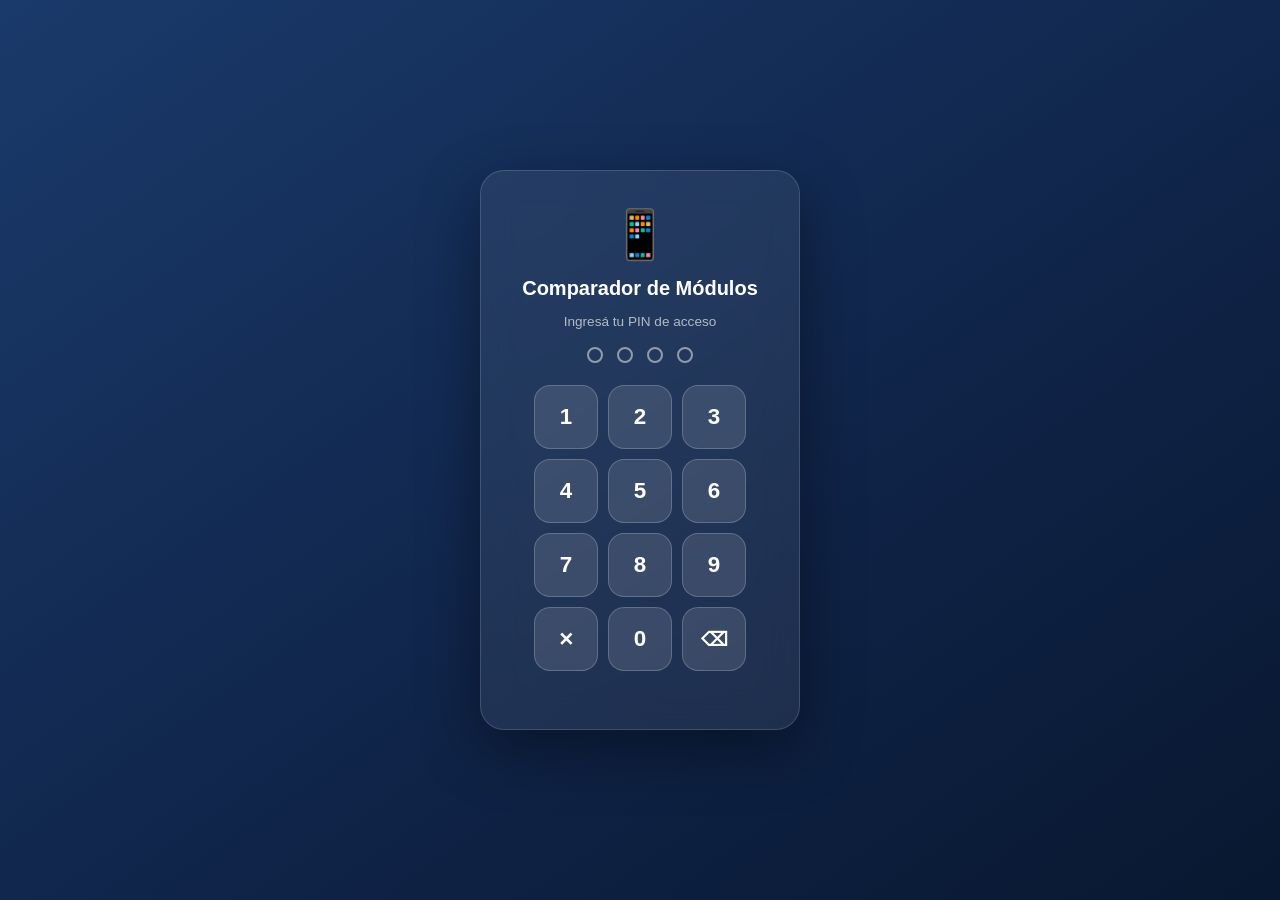
<file: index.html>
<!DOCTYPE html>
<html lang="es">
<head>
<meta charset="UTF-8">
<meta name="viewport" content="width=device-width,initial-scale=1">
<meta name="mobile-web-app-capable" content="yes">
<meta name="apple-mobile-web-app-capable" content="yes">
<meta name="apple-mobile-web-app-status-bar-style" content="black-translucent">
<meta name="apple-mobile-web-app-title" content="Módulos">
<meta name="theme-color" content="#1a3a6b">
<title>Comparador de Módulos</title>
<link rel="manifest" href="manifest.json">
<link rel="apple-touch-icon" href="icon.svg">
<link rel="stylesheet" href="style.css">
</head>
<body>

<!-- ── PANTALLA DE LOGIN ── -->
<div id="login-screen">
  <div class="login-card">
    <div class="login-icon">📱</div>
    <h2 class="login-title">Comparador de Módulos</h2>
    <p class="login-sub">Ingresá tu PIN de acceso</p>
    <div class="pin-dots" id="pin-dots">
      <span></span><span></span><span></span><span></span>
    </div>
    <div class="pin-grid">
      <button class="pin-btn" data-n="1">1</button>
      <button class="pin-btn" data-n="2">2</button>
      <button class="pin-btn" data-n="3">3</button>
      <button class="pin-btn" data-n="4">4</button>
      <button class="pin-btn" data-n="5">5</button>
      <button class="pin-btn" data-n="6">6</button>
      <button class="pin-btn" data-n="7">7</button>
      <button class="pin-btn" data-n="8">8</button>
      <button class="pin-btn" data-n="9">9</button>
      <button class="pin-btn pin-clear" id="pin-clear">✕</button>
      <button class="pin-btn" data-n="0">0</button>
      <button class="pin-btn pin-back" id="pin-back">⌫</button>
    </div>
    <p class="pin-error" id="pin-error"></p>
  </div>
</div>

<!-- ── APP PRINCIPAL ── -->
<div id="app" class="app-hidden">

  <div id="install-banner">
    <span>📲 Instalá esta app en tu pantalla de inicio</span>
    <button id="install-btn">Instalar</button>
  </div>
  <div id="ios-tip">
    <span>📲 Para instalar: tocá <strong>Compartir</strong> ↑ luego <strong>"Agregar a inicio"</strong></span>
    <span class="close" onclick="this.parentElement.classList.remove('show')">✕</span>
  </div>

  <header>
    <div class="hdr-top">
      <h1>📱 Comparador de Módulos</h1>
      <button class="admin-btn" id="admin-btn" title="Actualizar precios">⚙️</button>
    </div>
    <div class="search-wrap">
      <span class="search-icon">🔍</span>
      <input id="search" type="search" placeholder="Buscar marca, modelo, calidad..."
        autocomplete="off" autocorrect="off" autocapitalize="off" spellcheck="false">
    </div>
    <div class="filters">
      <select class="pill" id="f-marca"><option value="">Todas las marcas</option></select>
      <select class="pill" id="f-fuente">
        <option value="">Todas las fuentes</option>
        <option value="0">Fabritech</option>
        <option value="1">Mayorista</option>
        <option value="2">Boston</option>
        <option value="3">Distribuidor</option>
        <option value="4">Saracell</option>
      </select>
      <select class="pill" id="f-best">
        <option value="">Cualquier precio</option>
        <option value="0">Más barato: Fabritech</option>
        <option value="1">Más barato: Mayorista</option>
        <option value="2">Más barato: Boston</option>
        <option value="3">Más barato: Distribuidor</option>
        <option value="4">Más barato: Saracell</option>
      </select>
    </div>
  </header>

  <div class="count-bar">
    <span id="count">Cargando…</span>
    <div class="legend">
      <span class="dot d-fab">Fabritech</span>
      <span class="dot d-may">Mayorista</span>
      <span class="dot d-bos">Boston</span>
      <span class="dot d-dis">Distribuidor</span>
      <span class="dot d-sar">Saracell</span>
      <span class="dot d-grn">= más barato</span>
    </div>
  </div>

  <div class="tbl-wrap">
    <table id="tbl">
      <thead><tr>
        <th class="th0" style="min-width:75px">MARCA</th>
        <th class="th0" style="min-width:110px">MODELO</th>
        <th class="th0" style="min-width:160px">VARIANTE / CALIDAD</th>
        <th class="th1">$ Fabritech</th>
        <th class="th2">$ Mayorista</th>
        <th class="th3">$ Boston</th>
        <th class="th4">$ Distribuidor</th>
        <th class="th5">$ Saracell</th>
        <th class="th6">Mejor precio</th>
      </tr></thead>
      <tbody id="tbody"></tbody>
    </table>
    <div class="empty" id="empty" style="display:none">
      <span class="ico">🔎</span>
      <p>Sin resultados para esta búsqueda</p>
    </div>
    <!-- Paginación -->
    <div id="pager" class="pager" style="display:none">
      <button class="pg-btn" id="pg-prev" onclick="changePage(-1)">◀ Anterior</button>
      <span id="pg-info" class="pg-info"></span>
      <button class="pg-btn" id="pg-next" onclick="changePage(1)">Siguiente ▶</button>
    </div>
  </div>

</div><!-- /app -->

<!-- ── MODAL ADMIN ── -->
<div id="admin-modal" class="modal-overlay hidden">
  <div class="modal-card">
    <div class="modal-header">
      <h3>⚙️ Actualizar Precios</h3>
      <button class="modal-close" id="modal-close">✕</button>
    </div>
    <div class="modal-body">
      <p class="modal-desc">Subí un Excel o CSV con los nuevos precios y se actualizan automáticamente.</p>

      <div class="upload-zone" id="upload-zone">
        <input type="file" id="file-input" accept=".xlsx,.xls,.csv" hidden>
        <div class="upload-icon">📂</div>
        <p class="upload-text">Arrastrá tu archivo acá<br><small>o tocá para seleccionar</small></p>
        <p class="upload-formats">Excel (.xlsx · .xls) &nbsp;·&nbsp; CSV</p>
      </div>

      <div class="upload-preview hidden" id="upload-preview">
        <div id="preview-info"></div>
        <div class="preview-actions">
          <button class="btn-secondary" id="preview-cancel">Cancelar</button>
          <button class="btn-primary" id="preview-apply">✅ Aplicar cambios</button>
        </div>
      </div>

      <div class="modal-footer">
        <button class="btn-outline" id="btn-export">💾 Exportar data.json</button>
        <button class="btn-outline" id="btn-template">📋 Descargar plantilla</button>
      </div>
    </div>
  </div>
</div>

<!-- ── MODAL DETALLE DE PRECIOS ── -->
<div id="detail-modal" class="modal-overlay hidden">
  <div class="modal-card detail-card">
    <div class="modal-header">
      <div class="detail-title-wrap">
        <span class="detail-marca" id="d-marca"></span>
        <span class="detail-modelo" id="d-modelo"></span>
        <span class="detail-variante" id="d-variante"></span>
      </div>
      <button class="modal-close" id="detail-close">✕</button>
    </div>
    <div class="detail-body" id="detail-body"></div>
  </div>
</div>

<!-- ── TOAST ── -->
<div id="toast" class="toast"></div>

<script src="https://cdn.sheetjs.com/xlsx-0.20.3/package/dist/xlsx.full.min.js"></script>
<script src="app.js"></script>
</body>
</html>
</file>
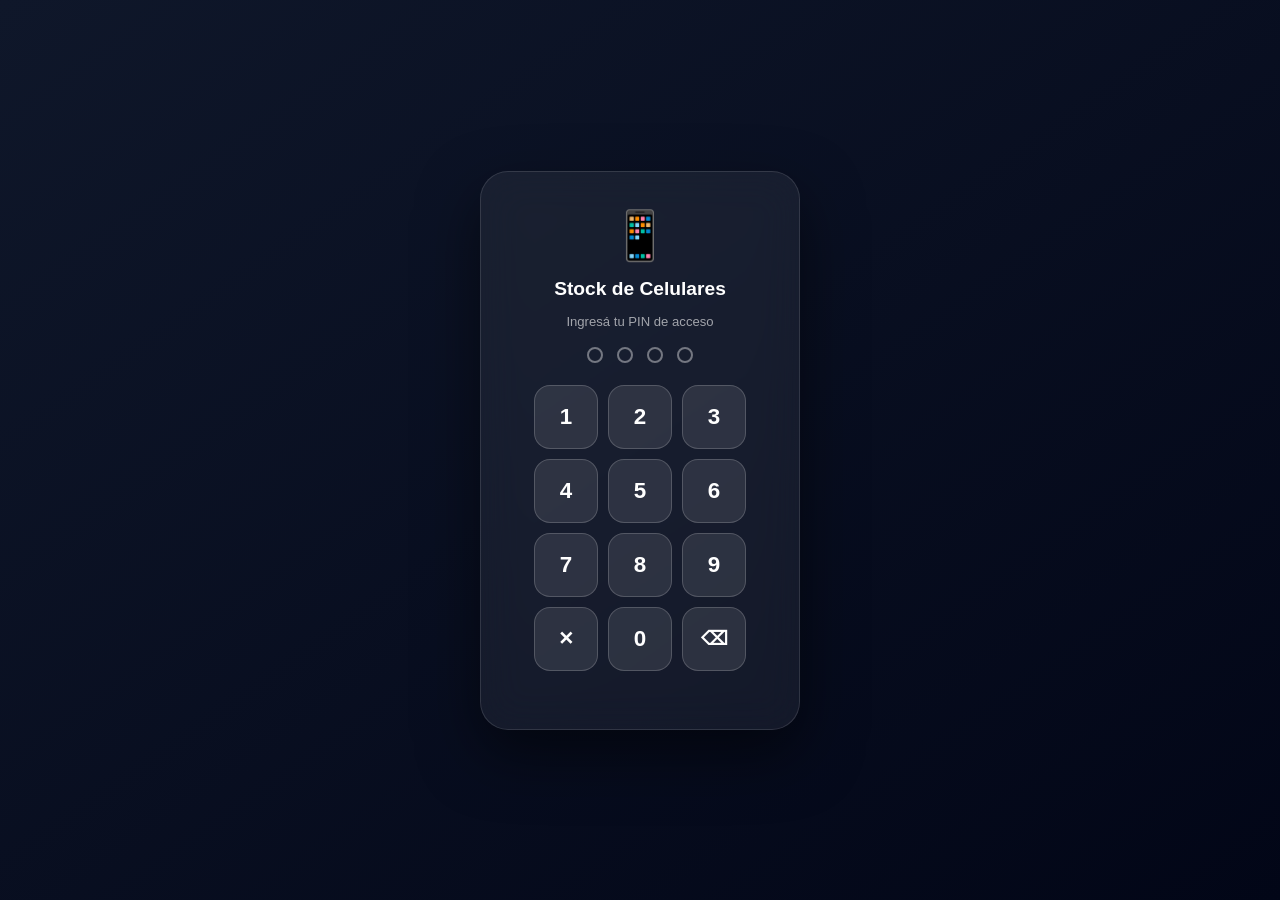
<file: celulares/index.html>
<!DOCTYPE html>
<html lang="es">
<head>
<meta charset="UTF-8">
<meta name="viewport" content="width=device-width,initial-scale=1,maximum-scale=1">
<meta name="mobile-web-app-capable" content="yes">
<meta name="apple-mobile-web-app-capable" content="yes">
<meta name="apple-mobile-web-app-status-bar-style" content="black-translucent">
<meta name="apple-mobile-web-app-title" content="Stock Cel">
<meta name="theme-color" content="#0f172a">
<title>Stock de Celulares</title>
<link rel="manifest" href="manifest.json">
<link rel="stylesheet" href="style.css">
</head>
<body>

<!-- ── LOGIN ── -->
<div id="login-screen">
  <div class="login-card">
    <div class="login-icon">📱</div>
    <h2 class="login-title">Stock de Celulares</h2>
    <p class="login-sub">Ingresá tu PIN de acceso</p>
    <div class="pin-dots" id="pin-dots">
      <span></span><span></span><span></span><span></span>
    </div>
    <div class="pin-grid">
      <button class="pin-btn" data-n="1">1</button>
      <button class="pin-btn" data-n="2">2</button>
      <button class="pin-btn" data-n="3">3</button>
      <button class="pin-btn" data-n="4">4</button>
      <button class="pin-btn" data-n="5">5</button>
      <button class="pin-btn" data-n="6">6</button>
      <button class="pin-btn" data-n="7">7</button>
      <button class="pin-btn" data-n="8">8</button>
      <button class="pin-btn" data-n="9">9</button>
      <button class="pin-btn pin-clear" id="pin-clear">✕</button>
      <button class="pin-btn" data-n="0">0</button>
      <button class="pin-btn pin-back" id="pin-back">⌫</button>
    </div>
    <p class="pin-error" id="pin-error"></p>
  </div>
</div>

<!-- ── APP ── -->
<div id="app" class="app-hidden">

  <!-- PWA Banner -->
  <div id="install-banner" class="install-banner">
    <span>📲 Instalá esta app en tu pantalla de inicio</span>
    <button id="install-btn">Instalar</button>
    <button class="banner-close" onclick="document.getElementById('install-banner').classList.remove('show')">✕</button>
  </div>
  <div id="ios-tip" class="install-banner">
    <span>📲 Tocá <strong>Compartir</strong> ↑ luego <strong>"Agregar a inicio"</strong></span>
    <button class="banner-close" onclick="document.getElementById('ios-tip').classList.remove('show')">✕</button>
  </div>

  <!-- Header -->
  <header>
    <div class="hdr-top">
      <h1>📱 Stock de Celulares</h1>
      <div class="hdr-actions">
        <button class="hdr-btn" id="stats-btn" title="Estadísticas y historial">📊</button>
        <button class="hdr-btn" id="export-btn" title="Exportar stock">💾</button>
        <button class="hdr-btn" id="add-btn" title="Agregar equipo">＋</button>
      </div>
    </div>
    <div class="search-wrap">
      <span class="search-icon">🔍</span>
      <input id="search" type="search" placeholder="Buscar marca, modelo, IMEI..."
        autocomplete="off" autocorrect="off" autocapitalize="off" spellcheck="false">
    </div>
    <div class="filters">
      <select class="pill" id="f-marca"><option value="">Todas las marcas</option></select>
      <select class="pill" id="f-estado">
        <option value="">Todos los estados</option>
        <option value="Nuevo">Nuevo</option>
        <option value="Usado">Usado</option>
        <option value="Reacondicionado">Reacondicionado</option>
      </select>
      <select class="pill" id="f-vendido">
        <option value="0">En stock</option>
        <option value="1">Vendidos</option>
        <option value="">Todos</option>
      </select>
    </div>
    <div class="price-filter">
      <span class="price-filter-lbl">💰 Precio:</span>
      <input id="f-min" class="price-input" type="number" placeholder="Mín" min="0" inputmode="numeric">
      <span class="price-filter-sep">—</span>
      <input id="f-max" class="price-input" type="number" placeholder="Máx" min="0" inputmode="numeric">
    </div>
  </header>

  <!-- Stats bar -->
  <div class="stats-bar">
    <div class="stat"><span class="stat-num" id="s-stock">0</span><span class="stat-lbl">En stock</span></div>
    <div class="stat"><span class="stat-num" id="s-sold">0</span><span class="stat-lbl">Vendidos</span></div>
    <div class="stat stat-val"><span class="stat-num" id="s-value">$0</span><span class="stat-lbl">Valor stock</span></div>
  </div>

  <!-- Lista -->
  <div class="list-wrap">
    <div id="list"></div>
    <div class="empty-state" id="empty" style="display:none">
      <span class="empty-ico">📦</span>
      <p class="empty-txt">No hay equipos registrados</p>
      <button class="btn-primary" onclick="openForm()">Agregar primer equipo</button>
    </div>
  </div>

</div><!-- /app -->

<!-- ── MODAL FORMULARIO ── -->
<div id="form-modal" class="modal-overlay hidden">
  <div class="modal-card form-card">
    <div class="modal-header">
      <h3 id="form-title">📱 Agregar Equipo</h3>
      <button class="modal-close" id="form-close">✕</button>
    </div>
    <div class="modal-body">
      <div class="form-grid">

        <div class="fg">
          <label class="fl">Marca *</label>
          <input id="fi-marca" class="fi" type="text"
            placeholder="Samsung, Apple…" list="dl-marca" autocomplete="off">
          <datalist id="dl-marca">
            <option value="Samsung"><option value="Apple"><option value="Motorola">
            <option value="Xiaomi"><option value="LG"><option value="Huawei">
            <option value="Nokia"><option value="TCL"><option value="OPPO">
            <option value="Realme"><option value="OnePlus"><option value="Honor">
            <option value="ZTE"><option value="Sony"><option value="Google">
          </datalist>
        </div>

        <div class="fg">
          <label class="fl">Modelo *</label>
          <input id="fi-modelo" class="fi" type="text"
            placeholder="Galaxy A54, iPhone 14…" autocomplete="off">
        </div>

        <div class="fg">
          <label class="fl">Estado *</label>
          <select id="fi-estado" class="fs">
            <option value="">Seleccionar…</option>
            <option value="Nuevo">Nuevo</option>
            <option value="Usado">Usado</option>
            <option value="Reacondicionado">Reacondicionado</option>
          </select>
        </div>

        <div class="fg">
          <label class="fl">Precio ($) *</label>
          <input id="fi-precio" class="fi" type="number"
            placeholder="85000" min="0" inputmode="numeric">
        </div>

        <div class="fg">
          <label class="fl">Almacenamiento</label>
          <select id="fi-storage" class="fs">
            <option value="">—</option>
            <option value="16GB">16 GB</option>
            <option value="32GB">32 GB</option>
            <option value="64GB">64 GB</option>
            <option value="128GB">128 GB</option>
            <option value="256GB">256 GB</option>
            <option value="512GB">512 GB</option>
            <option value="1TB">1 TB</option>
          </select>
        </div>

        <div class="fg">
          <label class="fl">RAM</label>
          <select id="fi-ram" class="fs">
            <option value="">—</option>
            <option value="1GB">1 GB</option>
            <option value="2GB">2 GB</option>
            <option value="3GB">3 GB</option>
            <option value="4GB">4 GB</option>
            <option value="6GB">6 GB</option>
            <option value="8GB">8 GB</option>
            <option value="12GB">12 GB</option>
            <option value="16GB">16 GB</option>
          </select>
        </div>

        <div class="fg fg--full">
          <label class="fl">IMEI</label>
          <input id="fi-imei" class="fi" type="text"
            placeholder="123456789012345" maxlength="15" inputmode="numeric">
        </div>

        <div class="fg fg--full">
          <label class="fl">Notas</label>
          <textarea id="fi-notas" class="fi fi-area"
            placeholder="Accesorios, detalles, color…" rows="2"></textarea>
        </div>

      </div>

      <div class="form-actions">
        <button class="btn-secondary" id="form-cancel">Cancelar</button>
        <button class="btn-primary" id="form-save">💾 Guardar</button>
      </div>
    </div>
  </div>
</div>

<!-- ── MODAL DETALLE ── -->
<div id="detail-modal" class="modal-overlay hidden">
  <div class="modal-card detail-card">
    <div class="modal-header">
      <div>
        <span class="det-marca" id="det-marca"></span>
        <span class="det-modelo" id="det-modelo"></span>
      </div>
      <button class="modal-close" id="detail-close">✕</button>
    </div>
    <div class="det-body" id="det-body"></div>
    <div class="det-actions" id="det-actions"></div>
  </div>
</div>

<!-- ── MODAL ESTADÍSTICAS ── -->
<div id="stats-modal" class="modal-overlay hidden">
  <div class="modal-card stats-card">
    <div class="modal-header">
      <h3>📊 Estadísticas</h3>
      <button class="modal-close" id="stats-close">✕</button>
    </div>
    <div class="modal-body" id="stats-body"></div>
  </div>
</div>

<!-- ── MODAL EXPORT ── -->
<div id="export-modal" class="modal-overlay hidden">
  <div class="modal-card export-card">
    <div class="modal-header">
      <h3>💾 Exportar Stock</h3>
      <button class="modal-close" id="export-close">✕</button>
    </div>
    <div class="modal-body">
      <p class="export-desc">Descargá una copia de tu stock para respaldo o para abrir en Excel.</p>
      <div class="export-options">
        <button class="export-opt" id="export-csv">
          <span class="export-opt-ico">📊</span>
          <div>
            <div class="export-opt-title">Exportar como CSV</div>
            <div class="export-opt-sub">Compatible con Excel y Google Sheets</div>
          </div>
        </button>
        <button class="export-opt" id="export-json">
          <span class="export-opt-ico">🗃️</span>
          <div>
            <div class="export-opt-title">Exportar como JSON</div>
            <div class="export-opt-sub">Backup completo para restaurar</div>
          </div>
        </button>
        <button class="export-opt" id="import-json-btn">
          <span class="export-opt-ico">📥</span>
          <div>
            <div class="export-opt-title">Restaurar desde backup</div>
            <div class="export-opt-sub">Importar un JSON guardado anteriormente</div>
          </div>
        </button>
        <input type="file" id="import-file" accept=".json" hidden>
      </div>
    </div>
  </div>
</div>

<!-- Toast -->
<div id="toast" class="toast"></div>

<script src="app.js"></script>
</body>
</html>
</file>
<file: style.css>
:root {
  --hdr:    #1a3a6b;
  --hdr2:   #0f2347;
  --fab:    #2E75B6; --fab-bg: #D6E4F0;
  --may:    #375623; --may-bg: #E2EFDA;
  --bos:    #7F6000; --bos-bg: #FFF2CC;
  --dis:    #843C0C; --dis-bg: #FCE4D6;
  --sar:    #6B2D8B; --sar-bg: #EAD1F5;
  --grn:    #00B050; --grn2: #007A38;
  --mod-bg: #EDF2FF;
  --zebra:  #F8FAFF;
  --border: #E5E7EB;
  --shadow: 0 2px 12px rgba(0,0,0,.10);
  --radius: 12px;
}

* { box-sizing: border-box; margin: 0; padding: 0; -webkit-tap-highlight-color: transparent; }
html, body { height: 100%; overflow: hidden; }
body {
  font-family: -apple-system, BlinkMacSystemFont, "Segoe UI", Arial, sans-serif;
  background: #eef1f7;
  color: #1a1a1a;
  display: flex;
  flex-direction: column;
}

/* ── LOGIN SCREEN ── */
#login-screen {
  display: none;
  position: fixed; inset: 0; z-index: 999;
  background: linear-gradient(145deg, #1a3a6b 0%, #0f2347 60%, #091830 100%);
  align-items: center;
  justify-content: center;
  transition: opacity .4s;
}
#login-screen.success { opacity: 0; pointer-events: none; }
#login-screen.shake  { animation: shake .5s ease; }

@keyframes shake {
  0%,100% { transform: translateX(0); }
  20%      { transform: translateX(-10px); }
  40%      { transform: translateX(10px); }
  60%      { transform: translateX(-8px); }
  80%      { transform: translateX(8px); }
}

.login-card {
  background: rgba(255,255,255,.07);
  backdrop-filter: blur(18px);
  border: 1px solid rgba(255,255,255,.15);
  border-radius: 24px;
  padding: 36px 32px 28px;
  display: flex;
  flex-direction: column;
  align-items: center;
  gap: 14px;
  width: 320px;
  max-width: 90vw;
  box-shadow: 0 20px 60px rgba(0,0,0,.4);
}
.login-icon { font-size: 3rem; }
.login-title { color: #fff; font-size: 1.25rem; font-weight: 700; text-align: center; }
.login-sub   { color: rgba(255,255,255,.65); font-size: .85rem; }

/* Dots */
.pin-dots { display: flex; gap: 14px; margin: 4px 0; }
.pin-dots span {
  width: 16px; height: 16px;
  border-radius: 50%;
  border: 2px solid rgba(255,255,255,.5);
  background: transparent;
  transition: background .15s, border-color .15s, transform .15s;
}
.pin-dots span.filled {
  background: #fff;
  border-color: #fff;
  transform: scale(1.15);
}

/* PIN grid */
.pin-grid {
  display: grid;
  grid-template-columns: repeat(3, 64px);
  gap: 10px;
  margin-top: 4px;
}
.pin-btn {
  height: 64px;
  background: rgba(255,255,255,.12);
  border: 1px solid rgba(255,255,255,.2);
  border-radius: 16px;
  color: #fff;
  font-size: 1.4rem;
  font-weight: 600;
  cursor: pointer;
  transition: background .12s, transform .1s;
  user-select: none;
}
.pin-btn:active { background: rgba(255,255,255,.3); transform: scale(.94); }
.pin-back, .pin-clear { font-size: 1.2rem; }

.pin-error {
  color: #ff7a7a;
  font-size: .8rem;
  min-height: 1rem;
  text-align: center;
}

/* App hidden */
.app-hidden { display: none !important; }
#app {
  display: flex;
  flex-direction: column;
  height: 100%;
  overflow: hidden;
}

/* ── INSTALL BANNERS ── */
#install-banner {
  display: none;
  background: var(--grn);
  color: #fff;
  padding: 10px 14px;
  font-size: .82rem;
  align-items: center;
  gap: 10px;
  flex-shrink: 0;
}
#install-banner.show { display: flex; }
#install-banner button {
  margin-left: auto;
  background: #fff;
  color: var(--grn2);
  border: none;
  border-radius: 8px;
  padding: 5px 14px;
  font-weight: 700;
  font-size: .8rem;
  cursor: pointer;
}
#ios-tip {
  display: none;
  background: #FFF3CD;
  color: #856404;
  padding: 10px 14px;
  font-size: .78rem;
  gap: 8px;
  flex-shrink: 0;
  align-items: flex-start;
  border-bottom: 1px solid #FFE083;
}
#ios-tip.show { display: flex; }
#ios-tip .close { margin-left: auto; font-size: 1rem; cursor: pointer; }

/* ── HEADER ── */
header {
  background: linear-gradient(135deg, var(--hdr) 0%, var(--hdr2) 100%);
  color: #fff;
  padding: 12px 14px 10px;
  display: flex;
  flex-direction: column;
  gap: 9px;
  flex-shrink: 0;
  padding-top: max(12px, env(safe-area-inset-top));
  box-shadow: 0 2px 16px rgba(0,0,0,.25);
}
.hdr-top { display: flex; align-items: center; gap: 10px; }
.hdr-top h1 { font-size: 1rem; font-weight: 700; letter-spacing: .02em; flex: 1; }

/* Admin button */
.admin-btn {
  background: rgba(255,255,255,.15);
  border: 1px solid rgba(255,255,255,.25);
  border-radius: 10px;
  color: #fff;
  font-size: 1.1rem;
  width: 36px; height: 36px;
  cursor: pointer;
  display: flex; align-items: center; justify-content: center;
  transition: background .15s;
  flex-shrink: 0;
}
.admin-btn:active { background: rgba(255,255,255,.3); }

/* Search */
.search-wrap { position: relative; }
#search {
  width: 100%;
  padding: 10px 14px 10px 38px;
  border: none;
  border-radius: 12px;
  font-size: .95rem;
  background: rgba(255,255,255,.15);
  color: #fff;
  outline: none;
  -webkit-appearance: none;
  transition: background .2s;
}
#search::placeholder { color: rgba(255,255,255,.55); }
#search:focus { background: rgba(255,255,255,.25); }
.search-icon {
  position: absolute; left: 11px; top: 50%;
  transform: translateY(-50%);
  font-size: .95rem; pointer-events: none;
}

/* Filters */
.filters {
  display: flex; gap: 6px;
  overflow-x: auto; scrollbar-width: none;
  padding-bottom: 2px;
}
.filters::-webkit-scrollbar { display: none; }
.pill {
  background: rgba(255,255,255,.15);
  color: #fff;
  border: 1px solid rgba(255,255,255,.28);
  border-radius: 20px;
  padding: 5px 14px;
  font-size: .78rem;
  white-space: nowrap;
  cursor: pointer;
  outline: none;
  -webkit-appearance: none;
  min-height: 30px;
  transition: background .15s;
}
.pill:focus { background: rgba(255,255,255,.25); }
.pill option { background: #1a3a5c; color: #fff; }

/* ── COUNT BAR ── */
.count-bar {
  background: #fff;
  padding: 7px 14px;
  font-size: .78rem;
  color: #555;
  border-bottom: 1px solid var(--border);
  display: flex;
  justify-content: space-between;
  align-items: center;
  flex-shrink: 0;
  gap: 8px;
  flex-wrap: wrap;
  box-shadow: 0 1px 4px rgba(0,0,0,.05);
}
.legend { display: flex; gap: 8px; flex-wrap: wrap; }
.dot { display: inline-flex; align-items: center; gap: 3px; font-size: .72rem; }
.dot::before { content: ''; width: 8px; height: 8px; border-radius: 50%; display: inline-block; }
.d-fab::before { background: var(--fab); }
.d-may::before { background: var(--may); }
.d-bos::before { background: var(--bos); }
.d-dis::before { background: var(--dis); }
.d-sar::before { background: var(--sar); }
.d-grn::before { background: var(--grn); }

/* ── TABLE ── */
.tbl-wrap { flex: 1; overflow: auto; -webkit-overflow-scrolling: touch; }
table { width: 100%; border-collapse: collapse; min-width: 640px; }

thead th {
  position: sticky; top: 0; z-index: 3;
  padding: 8px 8px;
  font-size: .72rem; font-weight: 700;
  text-align: center;
  color: #fff;
  border-bottom: 2px solid rgba(0,0,0,.18);
  white-space: nowrap;
  letter-spacing: .02em;
}
.th0 { background: var(--hdr2); text-align: left; }
.th1 { background: var(--fab); }
.th2 { background: var(--may); }
.th3 { background: var(--bos); }
.th4 { background: var(--dis); }
.th5 { background: var(--sar); }
.th6 { background: var(--grn); }

tr.sep td {
  background: linear-gradient(90deg, var(--hdr) 0%, var(--hdr2) 100%);
  color: rgba(255,255,255,.95);
  font-weight: 700;
  padding: 6px 12px;
  font-size: .75rem;
  letter-spacing: .06em;
  text-transform: uppercase;
}
tr.grp td {
  background: var(--mod-bg);
  color: #2d4a8a;
  font-weight: 700;
  padding: 5px 12px;
  font-size: .8rem;
  border-left: 3px solid #7aaee8;
}
tr.row td {
  padding: 6px 8px;
  border-bottom: 1px solid var(--border);
  font-size: .8rem;
  transition: background .1s;
}
tr.row.ev td { background: var(--zebra); }
tr.row:hover td { background: #e8f0fe !important; }
tr.row:active td { background: #d0e4ff !important; }

td.p   { text-align: right; white-space: nowrap; font-variant-numeric: tabular-nums; color: #333; }
td.best {
  background: linear-gradient(135deg, #00c45a, #00913f) !important;
  color: #fff;
  font-weight: 700;
  text-align: right;
  white-space: nowrap;
  border-radius: 4px;
}
td.nd  { color: #ccc; text-align: center; font-size: .7rem; }
td.win { text-align: center; color: var(--grn2); font-weight: 700; font-size: .72rem; }

/* ── EMPTY STATE ── */
.empty {
  display: flex; flex-direction: column;
  align-items: center; justify-content: center;
  padding: 60px 20px; gap: 12px; color: #999;
}
.empty .ico { font-size: 3rem; }
.empty p { font-size: .95rem; }

/* ── MODAL ── */
.modal-overlay {
  position: fixed; inset: 0; z-index: 500;
  background: rgba(10,20,40,.55);
  backdrop-filter: blur(4px);
  display: flex; align-items: flex-end; justify-content: center;
  padding: 0;
  transition: opacity .25s;
}
.modal-overlay.hidden { display: none; }

.modal-card {
  background: #fff;
  border-radius: 24px 24px 0 0;
  width: 100%; max-width: 520px;
  max-height: 88vh;
  overflow-y: auto;
  box-shadow: 0 -8px 40px rgba(0,0,0,.2);
  animation: slideUp .3s ease;
}
@keyframes slideUp {
  from { transform: translateY(60px); opacity: 0; }
  to   { transform: translateY(0);    opacity: 1; }
}

.modal-header {
  display: flex; align-items: center; justify-content: space-between;
  padding: 18px 20px 14px;
  border-bottom: 1px solid var(--border);
  position: sticky; top: 0; background: #fff; z-index: 1;
}
.modal-header h3 { font-size: 1rem; font-weight: 700; color: var(--hdr); }
.modal-close {
  background: #f0f2f5; border: none; border-radius: 50%;
  width: 32px; height: 32px; cursor: pointer;
  font-size: .9rem; color: #555;
  display: flex; align-items: center; justify-content: center;
  transition: background .15s;
}
.modal-close:active { background: #dde; }

.modal-body { padding: 18px 20px 20px; display: flex; flex-direction: column; gap: 16px; }
.modal-desc { font-size: .85rem; color: #666; line-height: 1.5; }

/* Upload zone */
.upload-zone {
  border: 2px dashed #c5d3e8;
  border-radius: var(--radius);
  padding: 32px 20px;
  text-align: center;
  cursor: pointer;
  transition: border-color .2s, background .2s;
  background: #f8faff;
}
.upload-zone:hover, .upload-zone.drag-over {
  border-color: var(--hdr);
  background: #eef3ff;
}
.upload-icon { font-size: 2.5rem; margin-bottom: 8px; }
.upload-text { font-size: .9rem; color: #444; line-height: 1.6; }
.upload-text small { color: #888; font-size: .8rem; }
.upload-formats { font-size: .75rem; color: #aaa; margin-top: 6px; }

/* Preview */
.upload-preview { display: flex; flex-direction: column; gap: 12px; }
.preview-filename {
  font-size: .85rem; font-weight: 600; color: #333;
  padding: 10px 14px;
  background: #f0f4ff;
  border-radius: 8px;
}
.preview-stats-grid {
  display: grid; grid-template-columns: repeat(3, 1fr); gap: 10px;
}
.stat-box {
  background: #f8faff;
  border: 1px solid #dde8ff;
  border-radius: 10px;
  padding: 12px 8px;
  text-align: center;
}
.stat-num { font-size: 1.4rem; font-weight: 700; color: var(--hdr); }
.stat-lbl { font-size: .72rem; color: #888; margin-top: 2px; }
.preview-warn {
  font-size: .8rem; color: #9a5700;
  background: #fff8e6; border: 1px solid #ffd980;
  border-radius: 8px; padding: 8px 12px;
}
.preview-actions {
  display: flex; gap: 10px; justify-content: flex-end;
}

/* Buttons */
.btn-primary {
  background: linear-gradient(135deg, #1a9e5c, #0f7a45);
  color: #fff; border: none;
  border-radius: 10px; padding: 10px 20px;
  font-size: .88rem; font-weight: 700; cursor: pointer;
  transition: opacity .15s, transform .1s;
}
.btn-primary:active { opacity: .85; transform: scale(.97); }

.btn-secondary {
  background: #f0f2f5; color: #555; border: none;
  border-radius: 10px; padding: 10px 20px;
  font-size: .88rem; font-weight: 600; cursor: pointer;
  transition: background .15s;
}
.btn-secondary:active { background: #e0e3ea; }

.modal-footer {
  display: flex; gap: 10px; flex-wrap: wrap;
  padding-top: 4px;
  border-top: 1px solid var(--border);
}
.btn-outline {
  flex: 1;
  background: #fff;
  border: 1.5px solid #c5d3e8;
  border-radius: 10px;
  padding: 9px 14px;
  font-size: .82rem;
  font-weight: 600;
  color: var(--hdr);
  cursor: pointer;
  text-align: center;
  transition: background .15s, border-color .15s;
  white-space: nowrap;
}
.btn-outline:active { background: #eef3ff; border-color: var(--hdr); }

.hidden { display: none !important; }

/* ── TOAST ── */
.toast {
  position: fixed; bottom: 24px; left: 50%; transform: translateX(-50%) translateY(20px);
  background: #1e2a3a; color: #fff;
  padding: 11px 22px; border-radius: 50px;
  font-size: .85rem; font-weight: 500;
  opacity: 0; pointer-events: none;
  transition: opacity .3s, transform .3s;
  z-index: 999; white-space: nowrap;
  box-shadow: 0 4px 20px rgba(0,0,0,.3);
}
.toast.show { opacity: 1; transform: translateX(-50%) translateY(0); }
.toast.success { background: linear-gradient(135deg, #0f7a45, #1a9e5c); }
.toast.error   { background: linear-gradient(135deg, #b91c1c, #dc2626); }

/* ── MODAL DETALLE ── */
.detail-card { max-height: 92vh; }

.detail-title-wrap {
  display: flex; flex-direction: column; gap: 2px; flex: 1;
}
.detail-marca   { font-size: .75rem; font-weight: 600; color: #888; text-transform: uppercase; letter-spacing: .06em; }
.detail-modelo  { font-size: 1.1rem; font-weight: 800; color: var(--hdr); line-height: 1.2; }
.detail-variante { font-size: .82rem; color: #555; }

.detail-body {
  padding: 16px;
  display: grid;
  grid-template-columns: 1fr 1fr;
  gap: 12px;
}

.dc-card {
  border-radius: 14px;
  padding: 16px 14px 14px;
  display: flex; flex-direction: column; gap: 6px;
  background: color-mix(in srgb, var(--dc-color, #2E75B6) 10%, #fff);
  border: 1.5px solid color-mix(in srgb, var(--dc-color, #2E75B6) 25%, #fff);
  transition: transform .1s;
  cursor: default;
}
.dc-card:active { transform: scale(.97); }

.dc-best {
  background: linear-gradient(135deg, #00c45a, #00913f);
  border-color: transparent;
  grid-column: 1 / -1;
  flex-direction: row;
  align-items: center;
  padding: 18px 20px;
}
.dc-best .dc-label { color: rgba(255,255,255,.8); font-size: .8rem; flex: 1; }
.dc-best .dc-price { color: #fff; font-size: 1.9rem; }
.dc-best .dc-badge { background: rgba(255,255,255,.25); color: #fff; font-size: .72rem; font-weight: 700; padding: 3px 10px; border-radius: 20px; white-space: nowrap; }

.dc-label {
  font-size: .72rem; font-weight: 700; text-transform: uppercase;
  letter-spacing: .04em;
  color: color-mix(in srgb, var(--dc-color, #2E75B6) 80%, #000);
}
.dc-price {
  font-size: 1.25rem; font-weight: 800;
  color: color-mix(in srgb, var(--dc-color, #2E75B6) 90%, #000);
  font-variant-numeric: tabular-nums;
}

.dc-empty {
  opacity: .45;
  background: #f5f5f5;
  border-color: #e0e0e0;
}
.dc-empty .dc-label { color: #aaa; }
.dc-nd { font-size: .85rem !important; font-weight: 500 !important; color: #bbb !important; }

/* click en filas muestra cursor pointer */
tr.row { cursor: pointer; }

/* ── DETAIL SHARE ROW ── */
.detail-share-row {
  grid-column: 1 / -1;
  display: flex; gap: 10px;
  padding-top: 4px;
}
.btn-wa-mod {
  flex: 1;
  background: linear-gradient(135deg, #25d366, #128c4e);
  color: #fff; border: none;
  border-radius: 12px; padding: 12px 16px;
  font-size: .88rem; font-weight: 700; cursor: pointer;
  transition: opacity .15s, transform .1s;
  text-align: center;
}
.btn-wa-mod:active { opacity: .85; transform: scale(.97); }

.btn-copy-mod {
  background: #f0fdf4; color: #059669;
  border: 1.5px solid #bbf7d0;
  border-radius: 12px; padding: 12px 16px;
  font-size: .88rem; font-weight: 700; cursor: pointer;
  transition: opacity .15s, transform .1s;
  white-space: nowrap;
}
.btn-copy-mod:active { opacity: .85; transform: scale(.97); }

/* ── PAGINACIÓN ── */
.pager {
  display: flex; align-items: center; justify-content: center; gap: 14px;
  padding: 14px 16px;
  background: #fff;
  border-top: 1px solid var(--border);
  flex-shrink: 0;
}
.pg-btn {
  background: var(--hdr);
  color: #fff; border: none;
  border-radius: 10px; padding: 8px 18px;
  font-size: .82rem; font-weight: 700;
  cursor: pointer;
  transition: opacity .15s;
}
.pg-btn:disabled { opacity: .35; cursor: default; }
.pg-btn:not(:disabled):active { opacity: .8; }
.pg-info {
  font-size: .82rem; font-weight: 600; color: #64748b;
  min-width: 90px; text-align: center;
}

/* ── RESPONSIVE ── */
@media (max-width: 500px) {
  header h1    { font-size: .88rem; }
  table        { font-size: .74rem; min-width: 560px; }
  thead th     { padding: 6px 5px; }
  tr.row td    { padding: 4px 5px; }
  .modal-card  { border-radius: 20px 20px 0 0; }
  .pin-grid    { grid-template-columns: repeat(3, 58px); gap: 8px; }
  .pin-btn     { height: 58px; font-size: 1.25rem; }
}

@media (min-width: 600px) {
  .modal-overlay { align-items: center; padding: 20px; }
  .modal-card    { border-radius: 20px; max-height: 80vh; }
}
</file>
<file: celulares/style.css>
:root {
  --pri:    #0f172a;
  --pri2:   #1e293b;
  --acc:    #3b82f6;
  --acc2:   #2563eb;
  --grn:    #10b981;
  --grn2:   #059669;
  --red:    #ef4444;
  --warn:   #f59e0b;
  --wa:     #25d366;
  --wa2:    #128c4e;
  --border: #e2e8f0;
  --bg:     #f1f5f9;
  --radius: 14px;
}

* { box-sizing: border-box; margin: 0; padding: 0; -webkit-tap-highlight-color: transparent; }
html, body { height: 100%; overflow: hidden; }
body {
  font-family: -apple-system, BlinkMacSystemFont, "Segoe UI", Arial, sans-serif;
  background: var(--bg);
  color: #1a1a1a;
  display: flex;
  flex-direction: column;
}

/* ── LOGIN ── */
#login-screen {
  display: none;
  position: fixed; inset: 0; z-index: 999;
  background: linear-gradient(145deg, var(--pri) 0%, #020617 100%);
  align-items: center; justify-content: center;
  transition: opacity .4s;
}
#login-screen.success { opacity: 0; pointer-events: none; }
#login-screen.shake   { animation: shake .5s ease; }

@keyframes shake {
  0%,100% { transform: translateX(0); }
  20%     { transform: translateX(-10px); }
  40%     { transform: translateX(10px); }
  60%     { transform: translateX(-8px); }
  80%     { transform: translateX(8px); }
}

.login-card {
  background: rgba(255,255,255,.06);
  backdrop-filter: blur(20px);
  border: 1px solid rgba(255,255,255,.12);
  border-radius: 28px;
  padding: 36px 32px 28px;
  display: flex; flex-direction: column; align-items: center; gap: 14px;
  width: 320px; max-width: 90vw;
  box-shadow: 0 24px 60px rgba(0,0,0,.5);
}
.login-icon  { font-size: 3rem; }
.login-title { color: #fff; font-size: 1.2rem; font-weight: 700; text-align: center; }
.login-sub   { color: rgba(255,255,255,.6); font-size: .82rem; }

.pin-dots { display: flex; gap: 14px; margin: 4px 0; }
.pin-dots span {
  width: 16px; height: 16px; border-radius: 50%;
  border: 2px solid rgba(255,255,255,.4);
  background: transparent;
  transition: .15s;
}
.pin-dots span.filled {
  background: #fff; border-color: #fff; transform: scale(1.15);
}

.pin-grid {
  display: grid;
  grid-template-columns: repeat(3, 64px);
  gap: 10px; margin-top: 4px;
}
.pin-btn {
  height: 64px;
  background: rgba(255,255,255,.1);
  border: 1px solid rgba(255,255,255,.18);
  border-radius: 16px;
  color: #fff; font-size: 1.4rem; font-weight: 600;
  cursor: pointer;
  transition: .12s;
  user-select: none;
}
.pin-btn:active { background: rgba(255,255,255,.28); transform: scale(.93); }
.pin-back, .pin-clear { font-size: 1.2rem; }
.pin-error {
  color: #fca5a5; font-size: .78rem;
  min-height: 1rem; text-align: center;
}

.app-hidden { display: none !important; }
#app {
  display: flex; flex-direction: column;
  height: 100%; overflow: hidden;
}

/* ── PWA BANNERS ── */
.install-banner {
  display: none; /* shown via .show class */
  background: linear-gradient(135deg, var(--acc2), var(--acc));
  color: #fff;
  padding: 10px 14px;
  font-size: .8rem;
  align-items: center; gap: 10px;
  flex-shrink: 0;
}
.install-banner.show { display: flex; }
.install-banner span { flex: 1; line-height: 1.4; }
.install-banner button {
  background: rgba(255,255,255,.25);
  border: 1px solid rgba(255,255,255,.4);
  border-radius: 8px;
  color: #fff; font-size: .78rem; font-weight: 700;
  padding: 5px 12px; cursor: pointer; white-space: nowrap;
  transition: background .15s;
}
.install-banner button:active { background: rgba(255,255,255,.4); }
.banner-close {
  padding: 4px 8px !important; font-size: .9rem !important;
}

/* ── HEADER ── */
header {
  background: linear-gradient(135deg, var(--pri) 0%, var(--pri2) 100%);
  color: #fff;
  padding: 14px 16px 12px;
  display: flex; flex-direction: column; gap: 10px;
  flex-shrink: 0;
  padding-top: max(14px, env(safe-area-inset-top));
  box-shadow: 0 2px 16px rgba(0,0,0,.2);
}
.hdr-top {
  display: flex; align-items: center; gap: 10px;
}
.hdr-top h1 {
  font-size: 1.05rem; font-weight: 700; letter-spacing: .02em; flex: 1;
}
.hdr-actions {
  display: flex; gap: 6px; flex-shrink: 0;
}
.hdr-btn {
  background: rgba(255,255,255,.15);
  border: 1px solid rgba(255,255,255,.25);
  border-radius: 12px;
  color: #fff; font-size: 1.2rem;
  width: 38px; height: 38px;
  cursor: pointer;
  display: flex; align-items: center; justify-content: center;
  transition: background .15s;
}
.hdr-btn:active { background: rgba(255,255,255,.3); }

.search-wrap { position: relative; }
#search {
  width: 100%; padding: 10px 14px 10px 38px;
  border: none; border-radius: 12px;
  font-size: .92rem;
  background: rgba(255,255,255,.12);
  color: #fff; outline: none;
  -webkit-appearance: none;
  transition: background .2s;
}
#search::placeholder { color: rgba(255,255,255,.5); }
#search:focus { background: rgba(255,255,255,.22); }
.search-icon {
  position: absolute; left: 12px; top: 50%;
  transform: translateY(-50%);
  font-size: .9rem; pointer-events: none;
}

.filters {
  display: flex; gap: 6px;
  overflow-x: auto; scrollbar-width: none;
  padding-bottom: 2px;
}
.filters::-webkit-scrollbar { display: none; }
.pill {
  background: rgba(255,255,255,.12);
  color: #fff;
  border: 1px solid rgba(255,255,255,.22);
  border-radius: 20px;
  padding: 5px 14px; font-size: .76rem;
  white-space: nowrap; cursor: pointer;
  outline: none; -webkit-appearance: none;
  min-height: 30px; transition: background .15s;
}
.pill:focus { background: rgba(255,255,255,.22); }
.pill option { background: var(--pri2); color: #fff; }

/* ── FILTRO PRECIO ── */
.price-filter {
  display: flex; align-items: center; gap: 8px;
  background: rgba(255,255,255,.08);
  border-radius: 12px;
  padding: 7px 12px;
}
.price-filter-lbl {
  font-size: .74rem; color: rgba(255,255,255,.7); white-space: nowrap;
}
.price-filter-sep {
  color: rgba(255,255,255,.4); font-size: .8rem;
}
.price-input {
  flex: 1; min-width: 0;
  background: rgba(255,255,255,.12);
  border: 1px solid rgba(255,255,255,.2);
  border-radius: 8px;
  padding: 5px 10px;
  color: #fff; font-size: .8rem;
  outline: none; -webkit-appearance: none;
  -moz-appearance: textfield;
}
.price-input::placeholder { color: rgba(255,255,255,.4); }
.price-input:focus { background: rgba(255,255,255,.2); }
.price-input::-webkit-inner-spin-button,
.price-input::-webkit-outer-spin-button { -webkit-appearance: none; }

/* ── STATS BAR ── */
.stats-bar {
  background: #fff;
  padding: 10px 16px;
  display: flex; gap: 12px;
  border-bottom: 1px solid var(--border);
  flex-shrink: 0;
  box-shadow: 0 1px 4px rgba(0,0,0,.04);
}
.stat {
  display: flex; flex-direction: column; align-items: center;
  gap: 1px; flex: 1;
}
.stat-val { flex: 1.5; }
.stat-num {
  font-size: 1.1rem; font-weight: 800; color: var(--pri);
  font-variant-numeric: tabular-nums;
}
.stat-val .stat-num { color: var(--grn2); }
.stat-lbl { font-size: .62rem; color: #999; text-transform: uppercase; font-weight: 600; letter-spacing: .04em; }

/* ── LIST ── */
.list-wrap {
  flex: 1; overflow-y: auto;
  -webkit-overflow-scrolling: touch;
  padding: 10px 12px 20px;
}
#list { display: flex; flex-direction: column; gap: 8px; }

/* ── CARD ── */
.card {
  background: #fff;
  border-radius: var(--radius);
  padding: 14px 16px;
  box-shadow: 0 1px 4px rgba(0,0,0,.06);
  border: 1px solid var(--border);
  display: flex; flex-direction: column; gap: 8px;
  cursor: pointer;
  transition: transform .1s, box-shadow .1s;
}
.card:active { transform: scale(.985); box-shadow: 0 1px 2px rgba(0,0,0,.08); }
.card-sold { opacity: .5; }

.card-top {
  display: flex; justify-content: space-between; align-items: flex-start; gap: 8px;
}
.card-info { display: flex; flex-direction: column; gap: 2px; flex: 1; min-width: 0; }
.card-marca {
  font-size: .68rem; font-weight: 700; color: #94a3b8;
  text-transform: uppercase; letter-spacing: .06em;
}
.card-modelo {
  font-size: 1rem; font-weight: 800; color: var(--pri); line-height: 1.2;
  white-space: nowrap; overflow: hidden; text-overflow: ellipsis;
}
.card-specs { font-size: .75rem; color: #64748b; }

.card-right { display: flex; flex-direction: column; align-items: flex-end; gap: 4px; flex-shrink: 0; }

.badge {
  font-size: .64rem; font-weight: 700; padding: 3px 9px;
  border-radius: 20px; white-space: nowrap; text-transform: uppercase;
  letter-spacing: .03em;
}
.bg-new    { background: #d1fae5; color: #065f46; }
.bg-used   { background: #fef3c7; color: #92400e; }
.bg-refurb { background: #dbeafe; color: #1e40af; }
.bg-sold   { background: #fee2e2; color: #991b1b; }

.card-bottom {
  display: flex; align-items: center; justify-content: space-between;
  gap: 8px; padding-top: 6px; border-top: 1px solid #f1f5f9;
}
.card-price {
  font-size: 1.1rem; font-weight: 800; color: var(--grn2);
  font-variant-numeric: tabular-nums;
}
.card-meta { display: flex; align-items: center; gap: 8px; }
.card-imei {
  font-size: .65rem; color: #94a3b8;
  font-family: 'SF Mono', 'Cascadia Code', monospace;
  max-width: 100px; overflow: hidden; text-overflow: ellipsis;
}
.card-date { font-size: .65rem; color: #cbd5e1; white-space: nowrap; }

/* ── EMPTY STATE ── */
.empty-state {
  display: flex; flex-direction: column;
  align-items: center; justify-content: center;
  padding: 60px 20px; gap: 12px; color: #94a3b8;
}
.empty-ico { font-size: 3.5rem; }
.empty-txt { font-size: .95rem; }

/* ── MODAL ── */
.modal-overlay {
  position: fixed; inset: 0; z-index: 500;
  background: rgba(2,6,23,.5);
  backdrop-filter: blur(4px);
  display: flex; align-items: flex-end; justify-content: center;
  transition: opacity .25s;
}
.modal-overlay.hidden { display: none; }

.modal-card {
  background: #fff;
  border-radius: 24px 24px 0 0;
  width: 100%; max-width: 520px;
  max-height: 90vh; overflow-y: auto;
  box-shadow: 0 -10px 50px rgba(0,0,0,.2);
  animation: slideUp .3s ease;
}
@keyframes slideUp {
  from { transform: translateY(60px); opacity: 0; }
  to   { transform: translateY(0);    opacity: 1; }
}

.modal-header {
  display: flex; align-items: center; justify-content: space-between;
  padding: 20px 20px 14px;
  border-bottom: 1px solid var(--border);
  position: sticky; top: 0; background: #fff; z-index: 1;
}
.modal-header h3 { font-size: 1rem; font-weight: 700; color: var(--pri); }
.modal-close {
  background: #f1f5f9; border: none; border-radius: 50%;
  width: 34px; height: 34px; cursor: pointer;
  font-size: .9rem; color: #64748b;
  display: flex; align-items: center; justify-content: center;
  transition: background .15s;
}
.modal-close:active { background: #e2e8f0; }
.modal-body { padding: 20px; display: flex; flex-direction: column; gap: 16px; }

/* ── FORM ── */
.form-card { max-height: 94vh; }

.form-grid {
  display: grid;
  grid-template-columns: 1fr 1fr;
  gap: 14px 10px;
}
.fg { display: flex; flex-direction: column; gap: 5px; }
.fg--full { grid-column: 1 / -1; }

.fl {
  font-size: .7rem; font-weight: 700; color: #64748b;
  text-transform: uppercase; letter-spacing: .05em;
}
.fi, .fs {
  border: 1.5px solid #e2e8f0;
  border-radius: 12px;
  padding: 11px 14px; font-size: .9rem;
  color: #1e293b; background: #f8fafc;
  outline: none; -webkit-appearance: none;
  width: 100%;
  transition: border-color .15s, background .15s, box-shadow .15s;
}
.fi:focus, .fs:focus {
  border-color: var(--acc);
  background: #fff;
  box-shadow: 0 0 0 3px rgba(59,130,246,.12);
}
.fs { cursor: pointer; }
.fi-area { resize: vertical; min-height: 60px; }

.form-actions {
  display: flex; gap: 10px; justify-content: flex-end;
  margin-top: 4px;
}

/* ── BUTTONS ── */
.btn-primary {
  background: linear-gradient(135deg, var(--acc), var(--acc2));
  color: #fff; border: none;
  border-radius: 12px; padding: 12px 24px;
  font-size: .88rem; font-weight: 700; cursor: pointer;
  transition: opacity .15s, transform .1s;
}
.btn-primary:active { opacity: .85; transform: scale(.97); }

.btn-secondary {
  background: #f1f5f9; color: #64748b; border: none;
  border-radius: 12px; padding: 12px 24px;
  font-size: .88rem; font-weight: 600; cursor: pointer;
  transition: background .15s;
}
.btn-secondary:active { background: #e2e8f0; }

/* ── DETAIL MODAL ── */
.detail-card { max-height: 92vh; }

.det-marca {
  font-size: .7rem; font-weight: 700; color: #94a3b8;
  text-transform: uppercase; letter-spacing: .06em;
  display: block;
}
.det-modelo {
  font-size: 1.15rem; font-weight: 800; color: var(--pri);
  display: block; line-height: 1.3;
}

.det-body { padding: 16px 20px; display: flex; flex-direction: column; gap: 0; }

.det-row {
  display: flex; align-items: center; justify-content: space-between;
  padding: 12px 0;
  border-bottom: 1px solid #f1f5f9;
  gap: 12px;
}
.det-row--full { flex-direction: column; align-items: flex-start; gap: 4px; }
.det-row:last-child { border-bottom: none; }

.det-label {
  font-size: .72rem; font-weight: 700; color: #94a3b8;
  text-transform: uppercase; letter-spacing: .04em;
  flex-shrink: 0;
}
.det-val { font-size: .9rem; color: #334155; font-weight: 500; text-align: right; }
.det-price { font-size: 1.3rem; font-weight: 800; color: var(--grn2); }
.det-imei { font-family: 'SF Mono', 'Cascadia Code', monospace; font-size: .82rem; letter-spacing: .05em; }

.det-sold-badge {
  background: linear-gradient(135deg, #fee2e2, #fecaca);
  color: #991b1b;
  text-align: center;
  padding: 10px;
  border-radius: 12px;
  font-size: .82rem; font-weight: 800;
  letter-spacing: .08em;
  margin-top: 8px;
}

.det-actions {
  display: flex; gap: 8px; padding: 12px 20px 20px;
  flex-wrap: wrap;
}

.btn-edit, .btn-sell, .btn-unsell, .btn-delete, .btn-whatsapp, .btn-copy {
  flex: 1; min-width: 0;
  border: none; border-radius: 12px;
  padding: 11px 10px;
  font-size: .82rem; font-weight: 700;
  cursor: pointer;
  transition: opacity .15s, transform .1s;
  white-space: nowrap;
  text-align: center;
}
.btn-edit:active, .btn-sell:active, .btn-unsell:active,
.btn-delete:active, .btn-whatsapp:active, .btn-copy:active {
  opacity: .8; transform: scale(.97);
}

.btn-whatsapp { background: linear-gradient(135deg, var(--wa), var(--wa2)); color: #fff; }
.btn-copy     { background: #f0fdf4; color: var(--grn2); border: 1px solid #bbf7d0; }
.btn-edit     { background: #eff6ff; color: var(--acc2); }
.btn-sell     { background: linear-gradient(135deg, var(--grn), var(--grn2)); color: #fff; }
.btn-unsell   { background: #f1f5f9; color: #64748b; }
.btn-delete   { background: #fef2f2; color: var(--red); flex: 0; min-width: auto; }

/* ── STATS MODAL ── */
.stats-card { max-height: 92vh; }

.ss-grid {
  display: grid;
  grid-template-columns: 1fr 1fr;
  gap: 10px;
  margin-bottom: 4px;
}
.ss-card {
  background: #f8fafc;
  border: 1px solid var(--border);
  border-radius: 14px;
  padding: 14px 12px;
  text-align: center;
}
.ss-green { background: #f0fdf4; border-color: #bbf7d0; }
.ss-blue  { background: #eff6ff; border-color: #bfdbfe; }
.ss-num {
  font-size: 1.2rem; font-weight: 800; color: var(--pri);
  font-variant-numeric: tabular-nums;
  word-break: break-word;
}
.ss-green .ss-num { color: var(--grn2); }
.ss-blue  .ss-num { color: var(--acc2); font-size: 1rem; }
.ss-lbl { font-size: .65rem; color: #94a3b8; text-transform: uppercase; font-weight: 600; margin-top: 3px; }

.hist-title {
  font-size: .8rem; font-weight: 700; color: #64748b;
  text-transform: uppercase; letter-spacing: .05em;
  padding-top: 4px; border-top: 1px solid var(--border);
  margin-top: 4px;
}
.hist-empty {
  color: #94a3b8; font-size: .9rem; text-align: center; padding: 20px 0;
}
.hist-month {
  border: 1px solid var(--border);
  border-radius: 14px;
  overflow: hidden;
}
.hist-month-hdr {
  display: flex; align-items: center; justify-content: space-between;
  background: var(--pri); color: #fff;
  padding: 10px 14px; gap: 8px;
}
.hist-month-name {
  font-size: .82rem; font-weight: 700; text-transform: capitalize;
}
.hist-month-stats {
  font-size: .72rem; color: rgba(255,255,255,.75); white-space: nowrap;
}
.hist-item {
  display: flex; align-items: center; justify-content: space-between;
  padding: 9px 14px; gap: 10px;
  border-top: 1px solid #f1f5f9;
  background: #fff;
}
.hist-item:first-of-type { border-top-color: rgba(0,0,0,.08); }
.hist-item-info { display: flex; flex-direction: column; gap: 1px; flex: 1; min-width: 0; }
.hist-item-name { font-size: .85rem; font-weight: 600; color: var(--pri); }
.hist-item-specs { font-size: .72rem; color: #94a3b8; }
.hist-item-price {
  font-size: .9rem; font-weight: 700; color: var(--grn2);
  font-variant-numeric: tabular-nums; white-space: nowrap;
}

/* ── EXPORT MODAL ── */
.export-card { max-height: 80vh; }
.export-desc { font-size: .85rem; color: #64748b; line-height: 1.5; }
.export-options { display: flex; flex-direction: column; gap: 10px; }
.export-opt {
  display: flex; align-items: center; gap: 14px;
  background: #f8fafc; border: 1.5px solid var(--border);
  border-radius: 14px; padding: 14px 16px;
  cursor: pointer; text-align: left;
  transition: border-color .15s, background .15s;
  width: 100%;
}
.export-opt:active { background: #f1f5f9; border-color: var(--acc); transform: scale(.99); }
.export-opt-ico { font-size: 1.6rem; flex-shrink: 0; }
.export-opt-title { font-size: .9rem; font-weight: 700; color: var(--pri); }
.export-opt-sub { font-size: .76rem; color: #94a3b8; margin-top: 2px; }

.hidden { display: none !important; }

/* ── TOAST ── */
.toast {
  position: fixed; bottom: 28px; left: 50%; transform: translateX(-50%) translateY(20px);
  background: var(--pri); color: #fff;
  padding: 12px 24px; border-radius: 50px;
  font-size: .84rem; font-weight: 500;
  opacity: 0; pointer-events: none;
  transition: opacity .3s, transform .3s;
  z-index: 999; white-space: nowrap;
  box-shadow: 0 6px 24px rgba(0,0,0,.25);
}
.toast.show { opacity: 1; transform: translateX(-50%) translateY(0); }
.toast.success { background: linear-gradient(135deg, var(--grn2), var(--grn)); }
.toast.error   { background: linear-gradient(135deg, #dc2626, var(--red)); }

/* ── RESPONSIVE ── */
@media (max-width: 380px) {
  .form-grid  { grid-template-columns: 1fr; }
  .fg--full   { grid-column: 1; }
  .pin-grid   { grid-template-columns: repeat(3, 58px); gap: 8px; }
  .pin-btn    { height: 58px; font-size: 1.2rem; }
  header h1   { font-size: .92rem; }
  .ss-grid    { grid-template-columns: 1fr; }
}

@media (min-width: 600px) {
  .modal-overlay { align-items: center; padding: 20px; }
  .modal-card    { border-radius: 20px; max-height: 80vh; }
  .ss-grid       { grid-template-columns: repeat(4, 1fr); }
}
</file>
